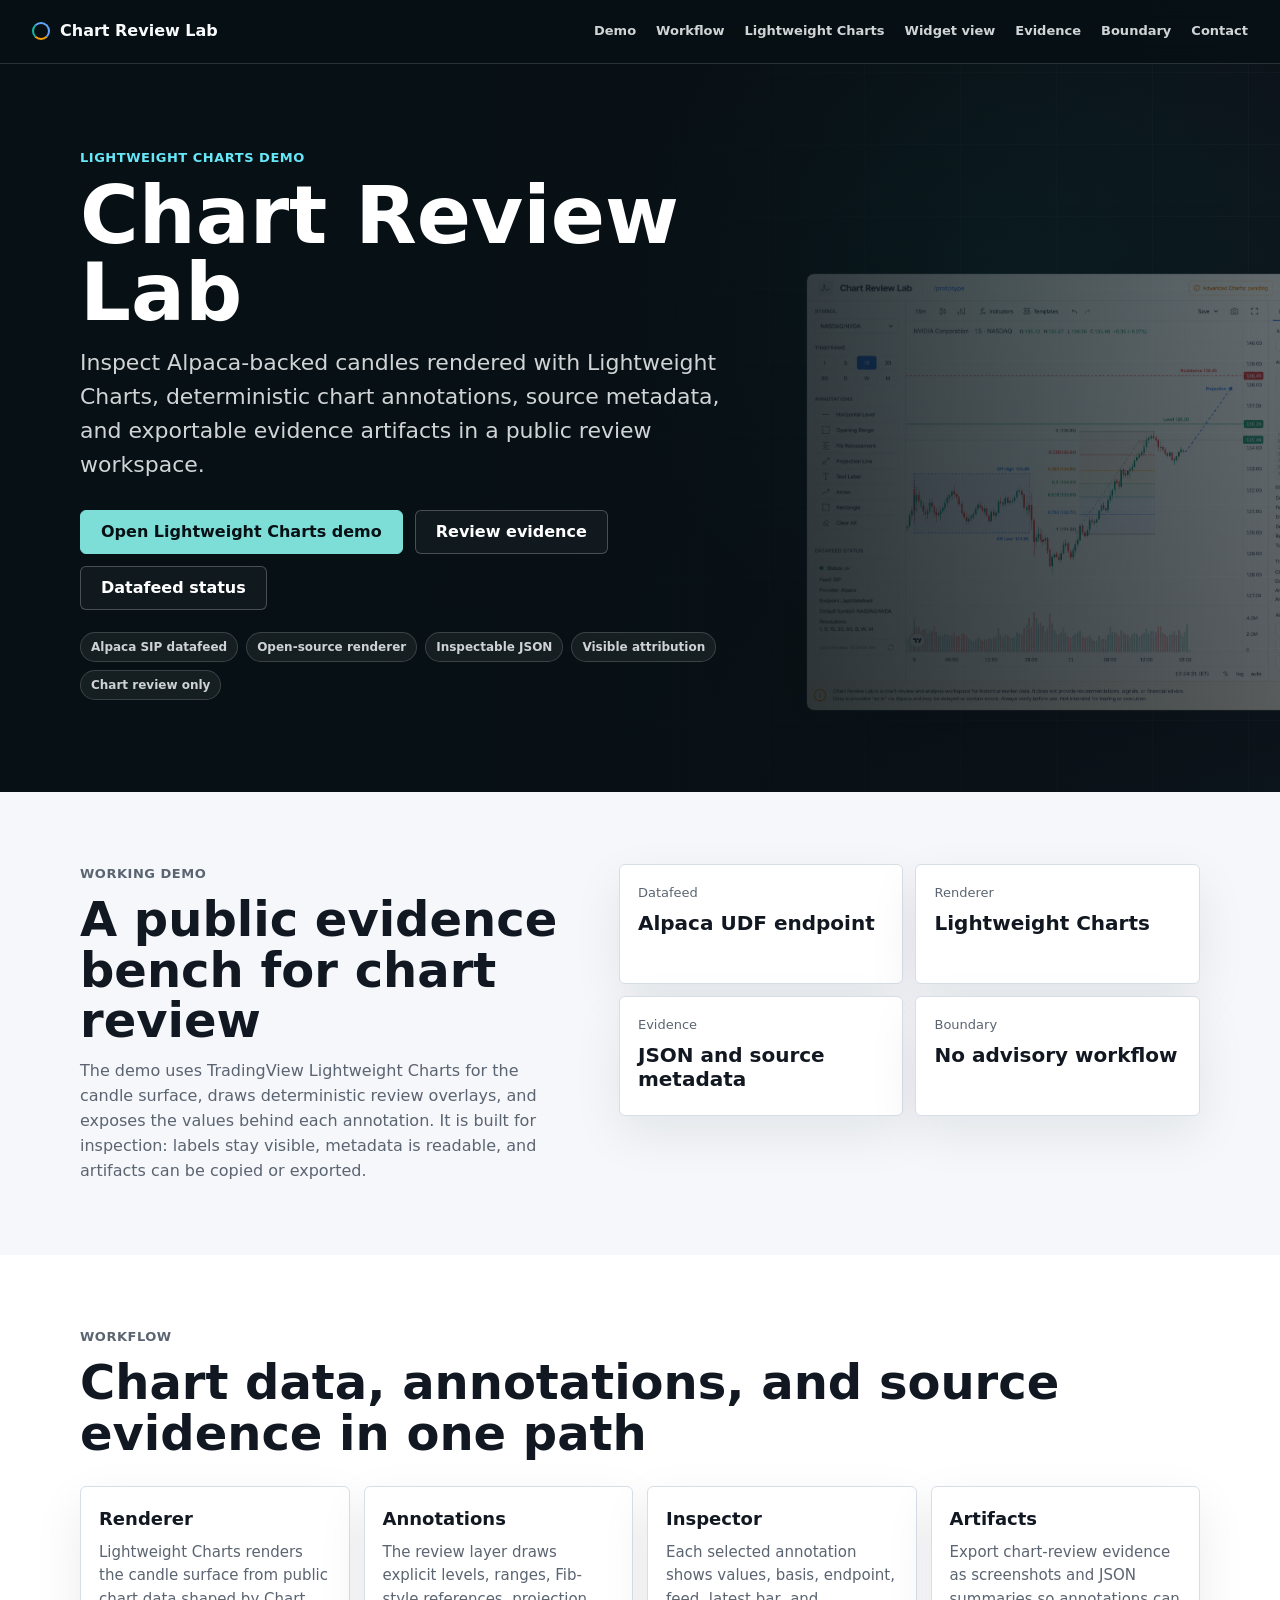
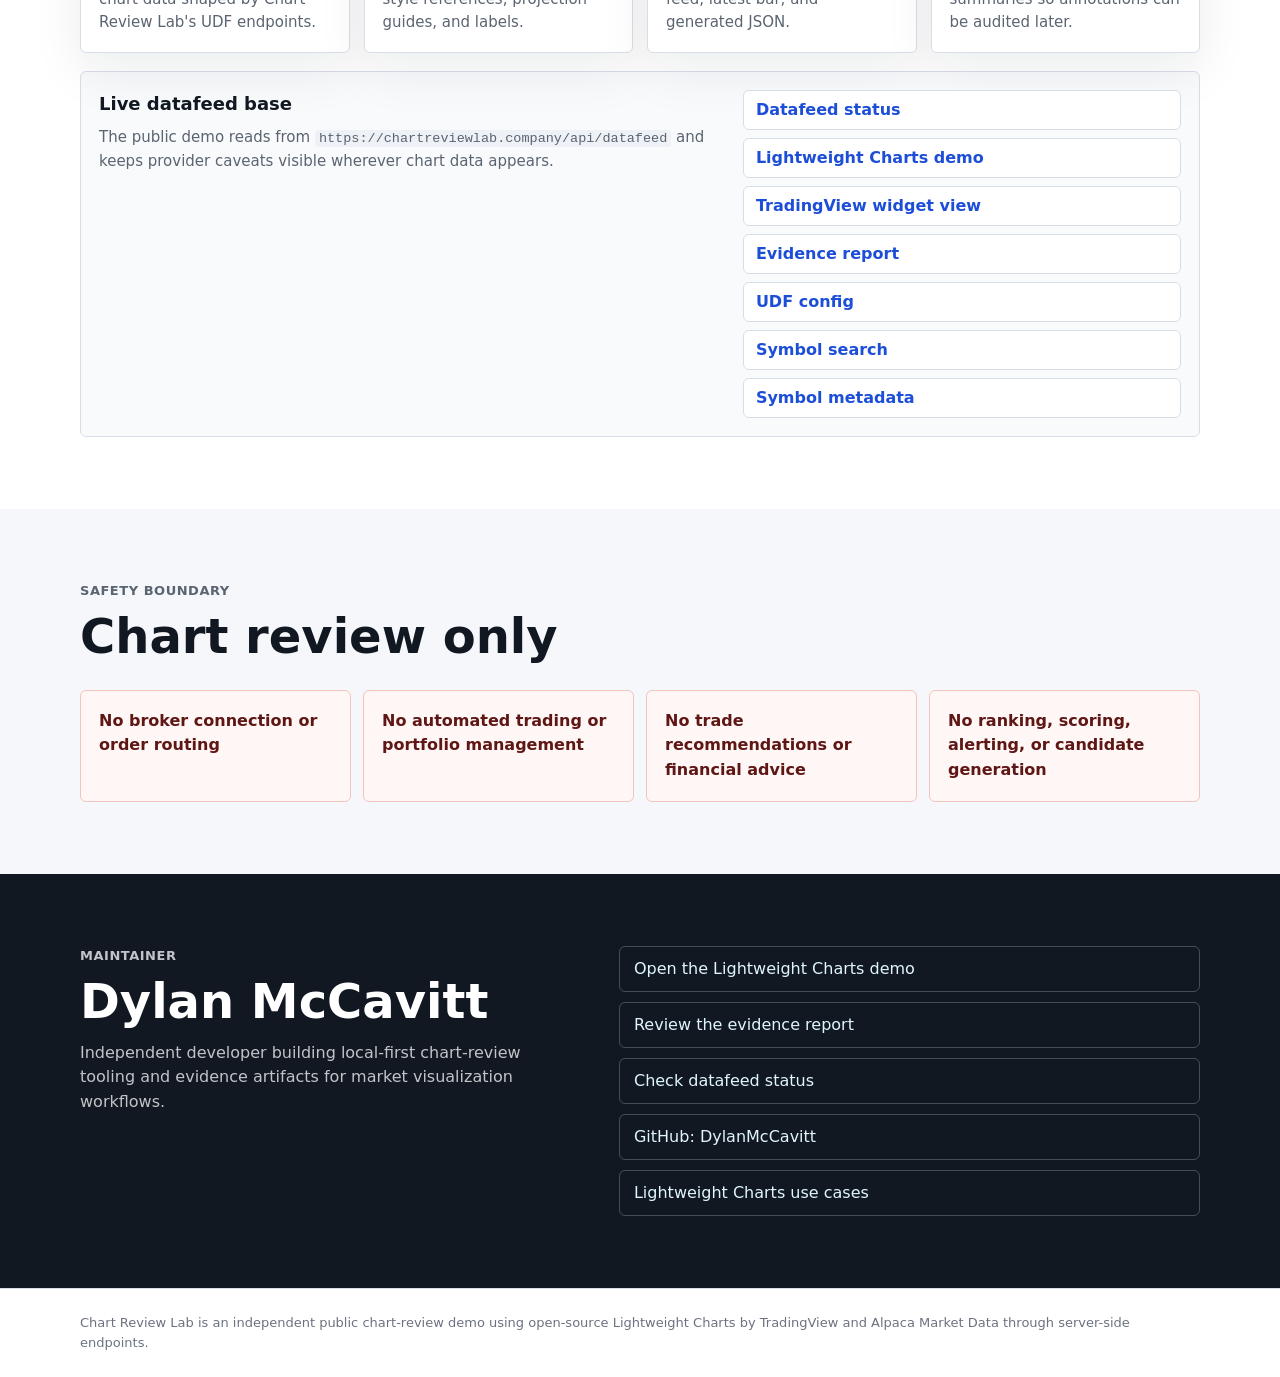
<file: index.html>
<!doctype html>
<html lang="en">
<head>
  <meta charset="utf-8">
  <meta name="viewport" content="width=device-width, initial-scale=1">
  <title>Chart Review Lab | Lightweight Charts Review Demo</title>
  <meta
    name="description"
    content="Public chart-review demo with Alpaca-backed candles, deterministic annotations, source metadata, and exportable evidence artifacts."
  >
  <link rel="stylesheet" href="styles.css">
</head>
<body>
  <header class="topbar" aria-label="Site header">
    <a class="brand" href="#top" aria-label="Chart Review Lab home">
      <span class="brand-mark" aria-hidden="true"></span>
      <span>Chart Review Lab</span>
    </a>
    <nav aria-label="Primary navigation">
      <a href="#demo">Demo</a>
      <a href="#workflow">Workflow</a>
      <a href="/prototype">Lightweight Charts</a>
      <a href="/widget-demo">Widget view</a>
      <a href="/evidence">Evidence</a>
      <a href="#boundaries">Boundary</a>
      <a href="#contact">Contact</a>
    </nav>
  </header>

  <main id="top">
    <section class="hero" aria-labelledby="page-title">
      <div class="hero-grid" aria-hidden="true"></div>
      <img
        class="hero-product-shot"
        src="/docs/assets/chart-review-lab-evidence-bench.png"
        alt=""
        aria-hidden="true"
      >

      <div class="hero-copy">
        <p class="eyebrow">Lightweight Charts demo</p>
        <h1 id="page-title">Chart Review Lab</h1>
        <p class="hero-text">
          Inspect Alpaca-backed candles rendered with Lightweight Charts, deterministic chart annotations, source
          metadata, and exportable evidence artifacts in a public review workspace.
        </p>
        <div class="hero-actions" aria-label="Primary links">
          <a class="button primary" href="/prototype">Open Lightweight Charts demo</a>
          <a class="button secondary" href="/evidence">Review evidence</a>
          <a class="button secondary" href="/api/datafeed/status">Datafeed status</a>
        </div>
        <div class="hero-status-row" aria-label="Demo proof points">
          <span>Alpaca SIP datafeed</span>
          <span>Open-source renderer</span>
          <span>Inspectable JSON</span>
          <span>Visible attribution</span>
          <span>Chart review only</span>
        </div>
      </div>
    </section>

    <section id="demo" class="band light" aria-labelledby="demo-title">
      <div class="content two-column">
        <div>
          <p class="eyebrow">Working demo</p>
          <h2 id="demo-title">A public evidence bench for chart review</h2>
          <p>
            The demo uses TradingView Lightweight Charts for the candle surface, draws deterministic review overlays,
            and exposes the values behind each annotation. It is built for inspection: labels stay visible, metadata is
            readable, and artifacts can be copied or exported.
          </p>
        </div>
        <div class="facts" aria-label="Project facts">
          <div>
            <span>Datafeed</span>
            <strong>Alpaca UDF endpoint</strong>
          </div>
          <div>
            <span>Renderer</span>
            <strong>Lightweight Charts</strong>
          </div>
          <div>
            <span>Evidence</span>
            <strong>JSON and source metadata</strong>
          </div>
          <div>
            <span>Boundary</span>
            <strong>No advisory workflow</strong>
          </div>
        </div>
      </div>
    </section>

    <section id="workflow" class="band" aria-labelledby="workflow-title">
      <div class="content">
        <p class="eyebrow">Workflow</p>
        <h2 id="workflow-title">Chart data, annotations, and source evidence in one path</h2>
        <div class="implementation-grid">
          <article>
            <h3>Renderer</h3>
            <p>
              Lightweight Charts renders the candle surface from public chart data shaped by Chart Review Lab's UDF
              endpoints.
            </p>
          </article>
          <article>
            <h3>Annotations</h3>
            <p>
              The review layer draws explicit levels, ranges, Fib-style references, projection guides, and labels.
            </p>
          </article>
          <article>
            <h3>Inspector</h3>
            <p>
              Each selected annotation shows values, basis, endpoint, feed, latest bar, and generated JSON.
            </p>
          </article>
          <article>
            <h3>Artifacts</h3>
            <p>
              Export chart-review evidence as screenshots and JSON summaries so annotations can be audited later.
            </p>
          </article>
        </div>
        <div class="datafeed-panel" aria-label="Datafeed endpoints">
          <div>
            <h3>Live datafeed base</h3>
            <p>
              The public demo reads from <code>https://chartreviewlab.company/api/datafeed</code> and keeps provider
              caveats visible wherever chart data appears.
            </p>
          </div>
          <div class="datafeed-links">
            <a href="/api/datafeed/status">Datafeed status</a>
            <a href="/prototype">Lightweight Charts demo</a>
            <a href="/widget-demo">TradingView widget view</a>
            <a href="/evidence">Evidence report</a>
            <a href="/api/datafeed/config">UDF config</a>
            <a href="/api/datafeed/search?query=NVDA">Symbol search</a>
            <a href="/api/datafeed/symbols?symbol=NASDAQ:NVDA">Symbol metadata</a>
          </div>
        </div>
      </div>
    </section>

    <section id="boundaries" class="band light" aria-labelledby="boundaries-title">
      <div class="content">
        <p class="eyebrow">Safety boundary</p>
        <h2 id="boundaries-title">Chart review only</h2>
        <div class="boundary-list" role="list">
          <div role="listitem">No broker connection or order routing</div>
          <div role="listitem">No automated trading or portfolio management</div>
          <div role="listitem">No trade recommendations or financial advice</div>
          <div role="listitem">No ranking, scoring, alerting, or candidate generation</div>
        </div>
      </div>
    </section>

    <section id="contact" class="band contact" aria-labelledby="contact-title">
      <div class="content two-column">
        <div>
          <p class="eyebrow">Maintainer</p>
          <h2 id="contact-title">Dylan McCavitt</h2>
          <p>
            Independent developer building local-first chart-review tooling and evidence artifacts for market
            visualization workflows.
          </p>
        </div>
        <div class="contact-links" aria-label="Contact links">
          <a href="/prototype">Open the Lightweight Charts demo</a>
          <a href="/evidence">Review the evidence report</a>
          <a href="/api/datafeed/status">Check datafeed status</a>
          <a href="https://github.com/DylanMcCavitt">GitHub: DylanMcCavitt</a>
          <a href="https://www.tradingview.com/lightweight-charts/">Lightweight Charts use cases</a>
        </div>
      </div>
    </section>
  </main>

  <footer>
    <p>
      Chart Review Lab is an independent public chart-review demo using open-source Lightweight Charts by TradingView
      and Alpaca Market Data through server-side endpoints.
    </p>
  </footer>
</body>
</html>
</file>
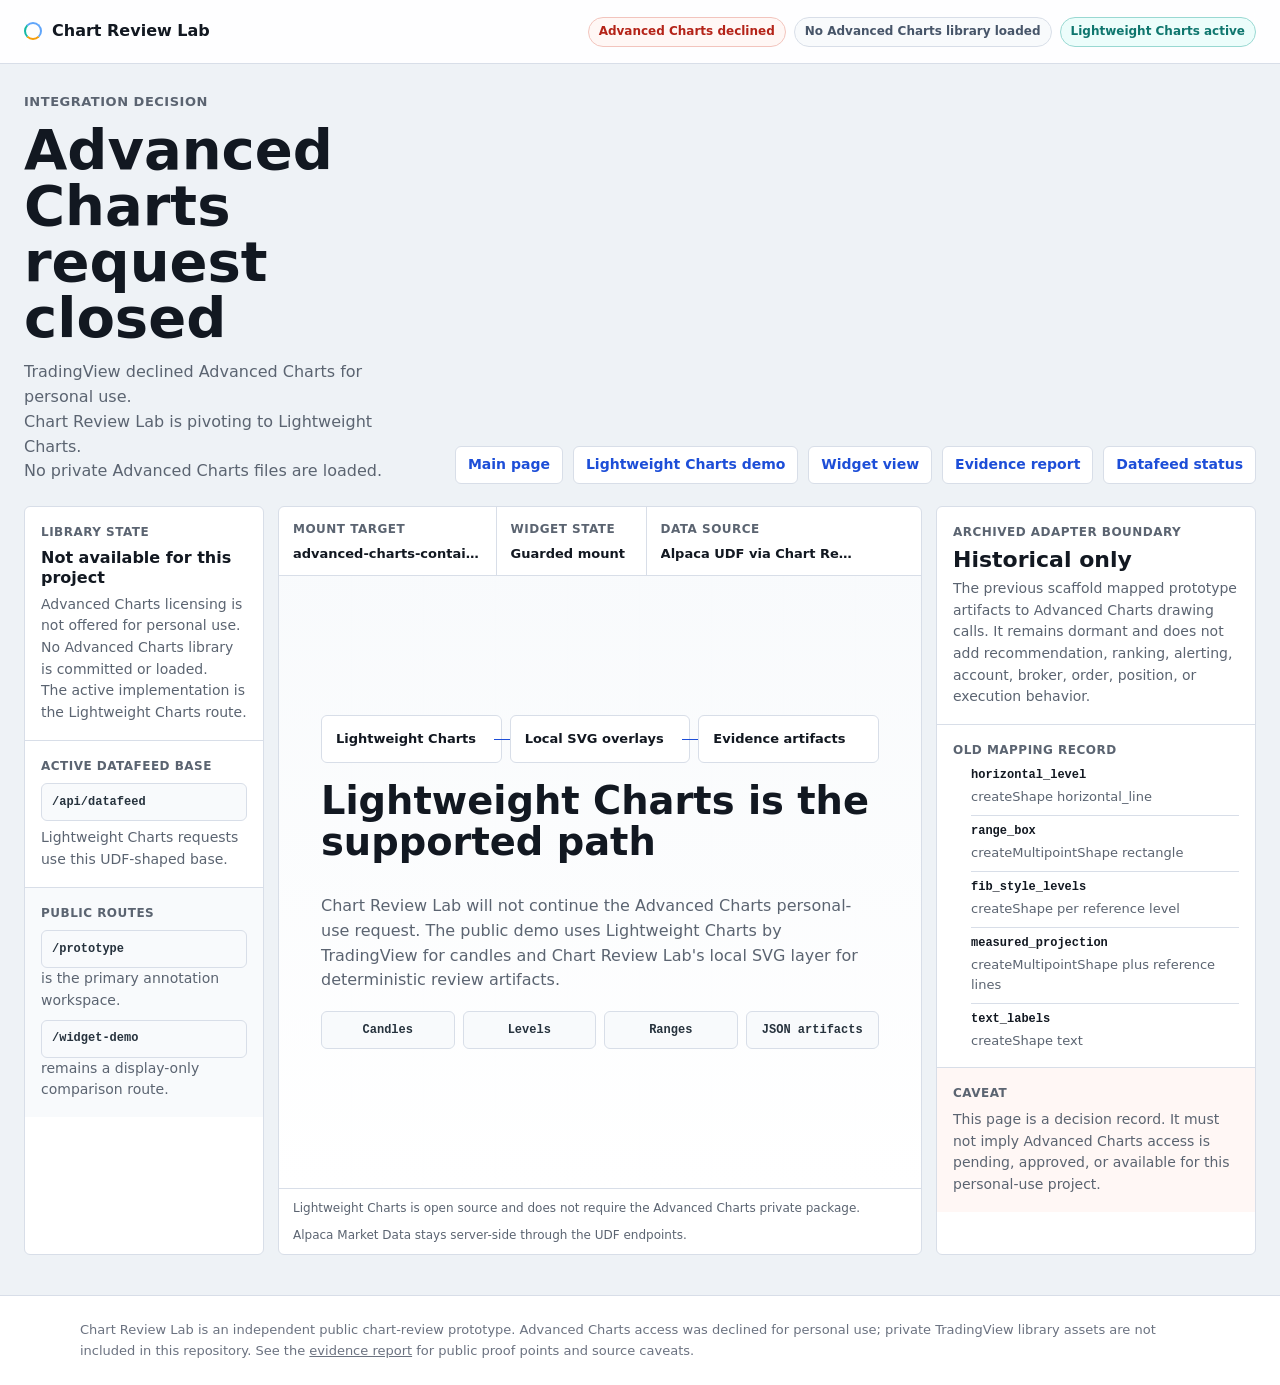
<file: advanced-charts.html>
<!doctype html>
<html lang="en">
<head>
  <meta charset="utf-8">
  <meta name="viewport" content="width=device-width, initial-scale=1">
  <title>Advanced Charts Decision | Chart Review Lab</title>
  <meta
    name="description"
    content="Archived TradingView Advanced Charts decision page for Chart Review Lab after personal-use access was declined."
  >
  <link rel="stylesheet" href="styles.css">
</head>
<body class="workspace-page advanced-charts-page">
  <header class="workspace-topbar" aria-label="Advanced Charts decision status">
    <a class="brand workspace-brand" href="/" aria-label="Chart Review Lab home">
      <span class="brand-mark" aria-hidden="true"></span>
      <span>Chart Review Lab</span>
    </a>
    <div class="status-strip" aria-label="Integration status">
      <span class="status-pill error">Advanced Charts declined</span>
      <span class="status-pill neutral">No Advanced Charts library loaded</span>
      <span class="status-pill ok">Lightweight Charts active</span>
    </div>
  </header>

  <main class="prototype-shell advanced-shell" aria-labelledby="advanced-title">
    <section class="prototype-intro advanced-intro">
      <div>
        <p class="eyebrow">Integration decision</p>
        <h1 id="advanced-title">
          <span>Advanced Charts</span>
          <span>request closed</span>
        </h1>
        <p>
          <span>TradingView declined Advanced Charts for personal use.</span>
          <span>Chart Review Lab is pivoting to Lightweight Charts.</span>
          <span>No private Advanced Charts files are loaded.</span>
        </p>
      </div>
      <div class="route-links" aria-label="Related routes">
        <a href="/">Main page</a>
        <a href="/prototype">Lightweight Charts demo</a>
        <a href="/widget-demo">Widget view</a>
        <a href="/evidence">Evidence report</a>
        <a href="/api/datafeed/status">Datafeed status</a>
      </div>
    </section>

    <section class="prototype-workspace advanced-workspace" aria-label="Advanced Charts decision bench">
      <aside class="workspace-panel advanced-gates" aria-label="Decision state">
        <div class="panel-section">
          <span class="panel-label">Library state</span>
          <strong>Not available for this project</strong>
          <p>
            <span>Advanced Charts licensing is not offered for personal use.</span>
            <span>No Advanced Charts library is committed or loaded.</span>
            <span>The active implementation is the Lightweight Charts route.</span>
          </p>
        </div>

        <div class="panel-section">
          <span class="panel-label">Active datafeed base</span>
          <code>/api/datafeed</code>
          <p>
            <span>Lightweight Charts requests use this UDF-shaped base.</span>
          </p>
        </div>

        <div class="panel-section source-section">
          <span class="panel-label">Public routes</span>
          <p>
            <span><code>/prototype</code> is the primary annotation workspace.</span>
            <span><code>/widget-demo</code> remains a display-only comparison route.</span>
          </p>
        </div>
      </aside>

      <section class="prototype-stage advanced-stage" aria-label="Guarded chart mount">
        <div class="stage-meta">
          <div>
            <span class="panel-label">Mount target</span>
            <strong>advanced-charts-container</strong>
          </div>
          <div>
            <span class="panel-label">Widget state</span>
            <strong>Guarded mount</strong>
          </div>
          <div>
            <span class="panel-label">Data source</span>
            <strong>Alpaca UDF via Chart Review Lab</strong>
          </div>
        </div>

        <div id="advanced-charts-container" class="advanced-mount" role="note">
          <div class="adapter-diagram" aria-hidden="true">
            <span>Lightweight Charts</span>
            <span>Local SVG overlays</span>
            <span>Evidence artifacts</span>
          </div>
          <h2>Lightweight Charts is the supported path</h2>
          <p>
            Chart Review Lab will not continue the Advanced Charts personal-use request. The public demo uses
            Lightweight Charts by TradingView for candles and Chart Review Lab's local SVG layer for deterministic
            review artifacts.
          </p>
          <div class="method-grid" aria-label="Adapter methods">
            <span>Candles</span>
            <span>Levels</span>
            <span>Ranges</span>
            <span>JSON artifacts</span>
          </div>
        </div>

        <div class="chart-footnote">
          <span>Lightweight Charts is open source and does not require the Advanced Charts private package.</span>
          <span>Alpaca Market Data stays server-side through the UDF endpoints.</span>
        </div>
      </section>

      <aside class="workspace-panel advanced-contracts" aria-label="Drawing adapter contract">
        <div class="panel-section selected-evidence">
          <span class="panel-label">Archived adapter boundary</span>
          <h2>Historical only</h2>
          <p>
            The previous scaffold mapped prototype artifacts to Advanced Charts drawing calls. It remains dormant and
            does not add recommendation, ranking, alerting, account, broker, order, position, or execution behavior.
          </p>
        </div>

        <div class="panel-section">
          <span class="panel-label">Old mapping record</span>
          <ul class="mapping-list">
            <li>
              <strong>horizontal_level</strong>
              <span>createShape horizontal_line</span>
            </li>
            <li>
              <strong>range_box</strong>
              <span>createMultipointShape rectangle</span>
            </li>
            <li>
              <strong>fib_style_levels</strong>
              <span>createShape per reference level</span>
            </li>
            <li>
              <strong>measured_projection</strong>
              <span>createMultipointShape plus reference lines</span>
            </li>
            <li>
              <strong>text_labels</strong>
              <span>createShape text</span>
            </li>
          </ul>
        </div>

        <div class="panel-section caveat-section">
          <span class="panel-label">Caveat</span>
          <p>
            This page is a decision record. It must not imply Advanced Charts access is pending, approved, or available
            for this personal-use project.
          </p>
        </div>
      </aside>
    </section>
  </main>

  <footer>
    <p>
      Chart Review Lab is an independent public chart-review prototype. Advanced Charts access was declined for
      personal use; private TradingView library assets are not included in this repository. See the
      <a href="/evidence">evidence report</a> for public proof points and source caveats.
    </p>
  </footer>
</body>
</html>
</file>
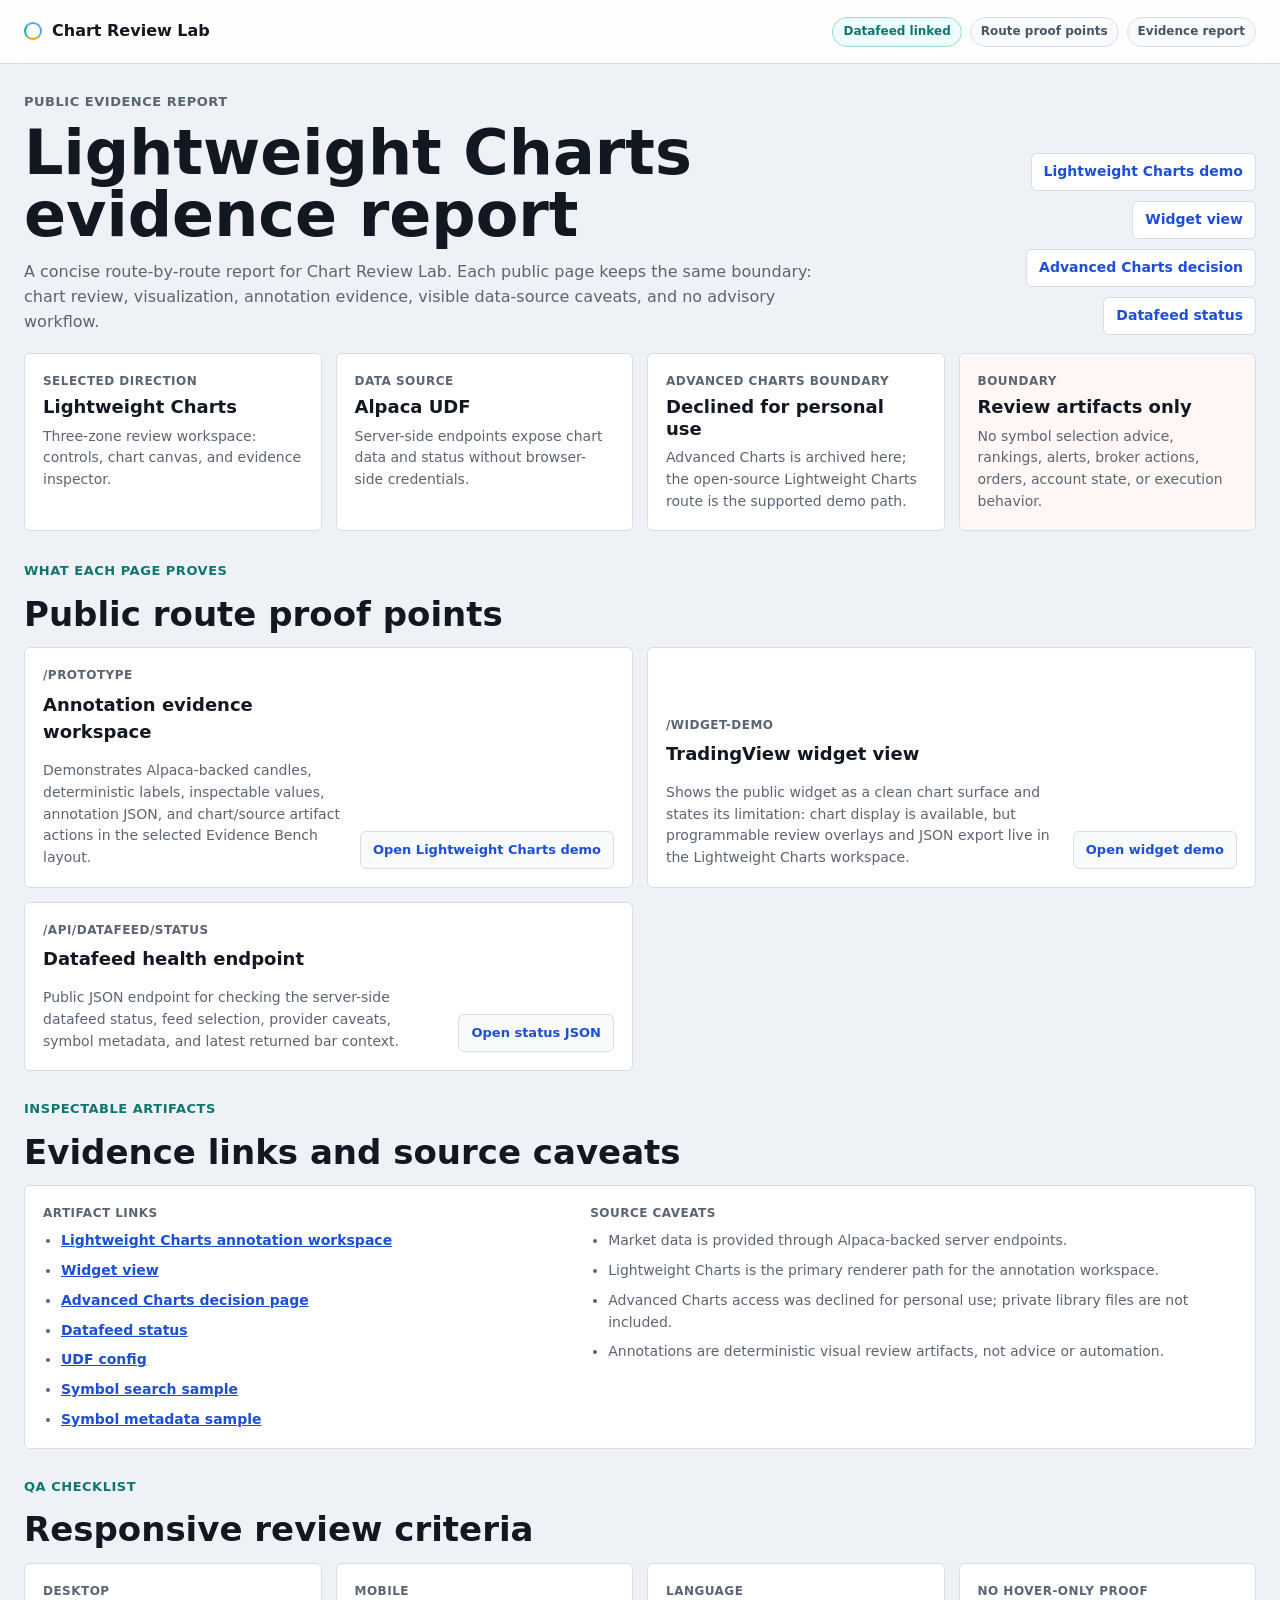
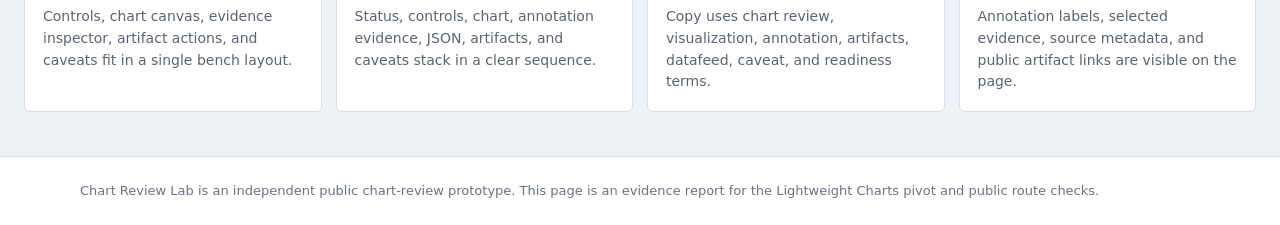
<file: evidence.html>
<!doctype html>
<html lang="en">
<head>
  <meta charset="utf-8">
  <meta name="viewport" content="width=device-width, initial-scale=1">
  <title>Evidence Report | Chart Review Lab</title>
  <meta
    name="description"
    content="Public evidence report for Chart Review Lab Lightweight Charts review, datafeed status, caveats, and route proof points."
  >
  <link rel="stylesheet" href="styles.css">
</head>
<body class="workspace-page evidence-page">
  <header class="workspace-topbar" aria-label="Evidence report status">
    <a class="brand workspace-brand" href="/" aria-label="Chart Review Lab home">
      <span class="brand-mark" aria-hidden="true"></span>
      <span>Chart Review Lab</span>
    </a>
    <div class="status-strip" aria-label="Artifact status">
      <span class="status-pill ok">Datafeed linked</span>
      <span class="status-pill neutral">Route proof points</span>
      <span class="status-pill neutral">Evidence report</span>
    </div>
  </header>

  <main class="evidence-shell" aria-labelledby="evidence-title">
    <section class="evidence-hero">
      <div>
        <p class="eyebrow">Public evidence report</p>
        <h1 id="evidence-title">Lightweight Charts evidence report</h1>
        <p>
          A concise route-by-route report for Chart Review Lab. Each public page keeps the same boundary:
          chart review, visualization, annotation evidence, visible data-source caveats, and no advisory workflow.
        </p>
      </div>
      <div class="route-links" aria-label="Primary evidence links">
        <a href="/prototype">Lightweight Charts demo</a>
        <a href="/widget-demo">Widget view</a>
        <a href="/advanced-charts">Advanced Charts decision</a>
        <a href="/api/datafeed/status">Datafeed status</a>
      </div>
    </section>

    <section class="evidence-status-grid" aria-label="Evidence status summary">
      <article class="evidence-status-card">
        <span class="panel-label">Selected direction</span>
        <strong>Lightweight Charts</strong>
        <p>Three-zone review workspace: controls, chart canvas, and evidence inspector.</p>
      </article>
      <article class="evidence-status-card">
        <span class="panel-label">Data source</span>
        <strong>Alpaca UDF</strong>
        <p>Server-side endpoints expose chart data and status without browser-side credentials.</p>
      </article>
      <article class="evidence-status-card">
        <span class="panel-label">Advanced Charts boundary</span>
        <strong>Declined for personal use</strong>
        <p>Advanced Charts is archived here; the open-source Lightweight Charts route is the supported demo path.</p>
      </article>
      <article class="evidence-status-card caveat-card">
        <span class="panel-label">Boundary</span>
        <strong>Review artifacts only</strong>
        <p>No symbol selection advice, rankings, alerts, broker actions, orders, account state, or execution behavior.</p>
      </article>
    </section>

    <section class="evidence-section" aria-labelledby="proof-title">
      <div class="section-heading">
        <p class="eyebrow">What each page proves</p>
        <h2 id="proof-title">Public route proof points</h2>
      </div>

      <div class="proof-list">
        <article class="proof-card">
          <div>
            <span class="panel-label">/prototype</span>
            <h3>Annotation evidence workspace</h3>
            <p>
              Demonstrates Alpaca-backed candles, deterministic labels, inspectable values, annotation JSON, and
              chart/source artifact actions in the selected Evidence Bench layout.
            </p>
          </div>
          <a href="/prototype">Open Lightweight Charts demo</a>
        </article>

        <article class="proof-card">
          <div>
            <span class="panel-label">/widget-demo</span>
            <h3>TradingView widget view</h3>
            <p>
              Shows the public widget as a clean chart surface and states its limitation: chart display is available,
              but programmable review overlays and JSON export live in the Lightweight Charts workspace.
            </p>
          </div>
          <a href="/widget-demo">Open widget demo</a>
        </article>

        <article class="proof-card">
          <div>
            <span class="panel-label">/api/datafeed/status</span>
            <h3>Datafeed health endpoint</h3>
            <p>
              Public JSON endpoint for checking the server-side datafeed status, feed selection, provider caveats,
              symbol metadata, and latest returned bar context.
            </p>
          </div>
          <a href="/api/datafeed/status">Open status JSON</a>
        </article>
      </div>
    </section>

    <section class="evidence-section" aria-labelledby="artifact-title">
      <div class="section-heading">
        <p class="eyebrow">Inspectable artifacts</p>
        <h2 id="artifact-title">Evidence links and source caveats</h2>
      </div>

      <div class="artifact-ledger">
        <div>
          <span class="panel-label">Artifact links</span>
          <ul>
            <li><a href="/prototype">Lightweight Charts annotation workspace</a></li>
            <li><a href="/widget-demo">Widget view</a></li>
            <li><a href="/advanced-charts">Advanced Charts decision page</a></li>
            <li><a href="/api/datafeed/status">Datafeed status</a></li>
            <li><a href="/api/datafeed/config">UDF config</a></li>
            <li><a href="/api/datafeed/search?query=NVDA">Symbol search sample</a></li>
            <li><a href="/api/datafeed/symbols?symbol=NASDAQ:NVDA">Symbol metadata sample</a></li>
          </ul>
        </div>
        <div>
          <span class="panel-label">Source caveats</span>
          <ul>
            <li>Market data is provided through Alpaca-backed server endpoints.</li>
            <li>Lightweight Charts is the primary renderer path for the annotation workspace.</li>
            <li>Advanced Charts access was declined for personal use; private library files are not included.</li>
            <li>Annotations are deterministic visual review artifacts, not advice or automation.</li>
          </ul>
        </div>
      </div>
    </section>

    <section class="evidence-section" aria-labelledby="qa-title">
      <div class="section-heading">
        <p class="eyebrow">QA checklist</p>
        <h2 id="qa-title">Responsive review criteria</h2>
      </div>

      <div class="qa-grid">
        <div>
          <span class="panel-label">Desktop</span>
          <p>Controls, chart canvas, evidence inspector, artifact actions, and caveats fit in a single bench layout.</p>
        </div>
        <div>
          <span class="panel-label">Mobile</span>
          <p>Status, controls, chart, annotation evidence, JSON, artifacts, and caveats stack in a clear sequence.</p>
        </div>
        <div>
          <span class="panel-label">Language</span>
          <p>Copy uses chart review, visualization, annotation, artifacts, datafeed, caveat, and readiness terms.</p>
        </div>
        <div>
          <span class="panel-label">No hover-only proof</span>
          <p>Annotation labels, selected evidence, source metadata, and public artifact links are visible on the page.</p>
        </div>
      </div>
    </section>
  </main>

  <footer>
    <p>
      Chart Review Lab is an independent public chart-review prototype. This page is an evidence report for the
      Lightweight Charts pivot and public route checks.
    </p>
  </footer>
</body>
</html>
</file>
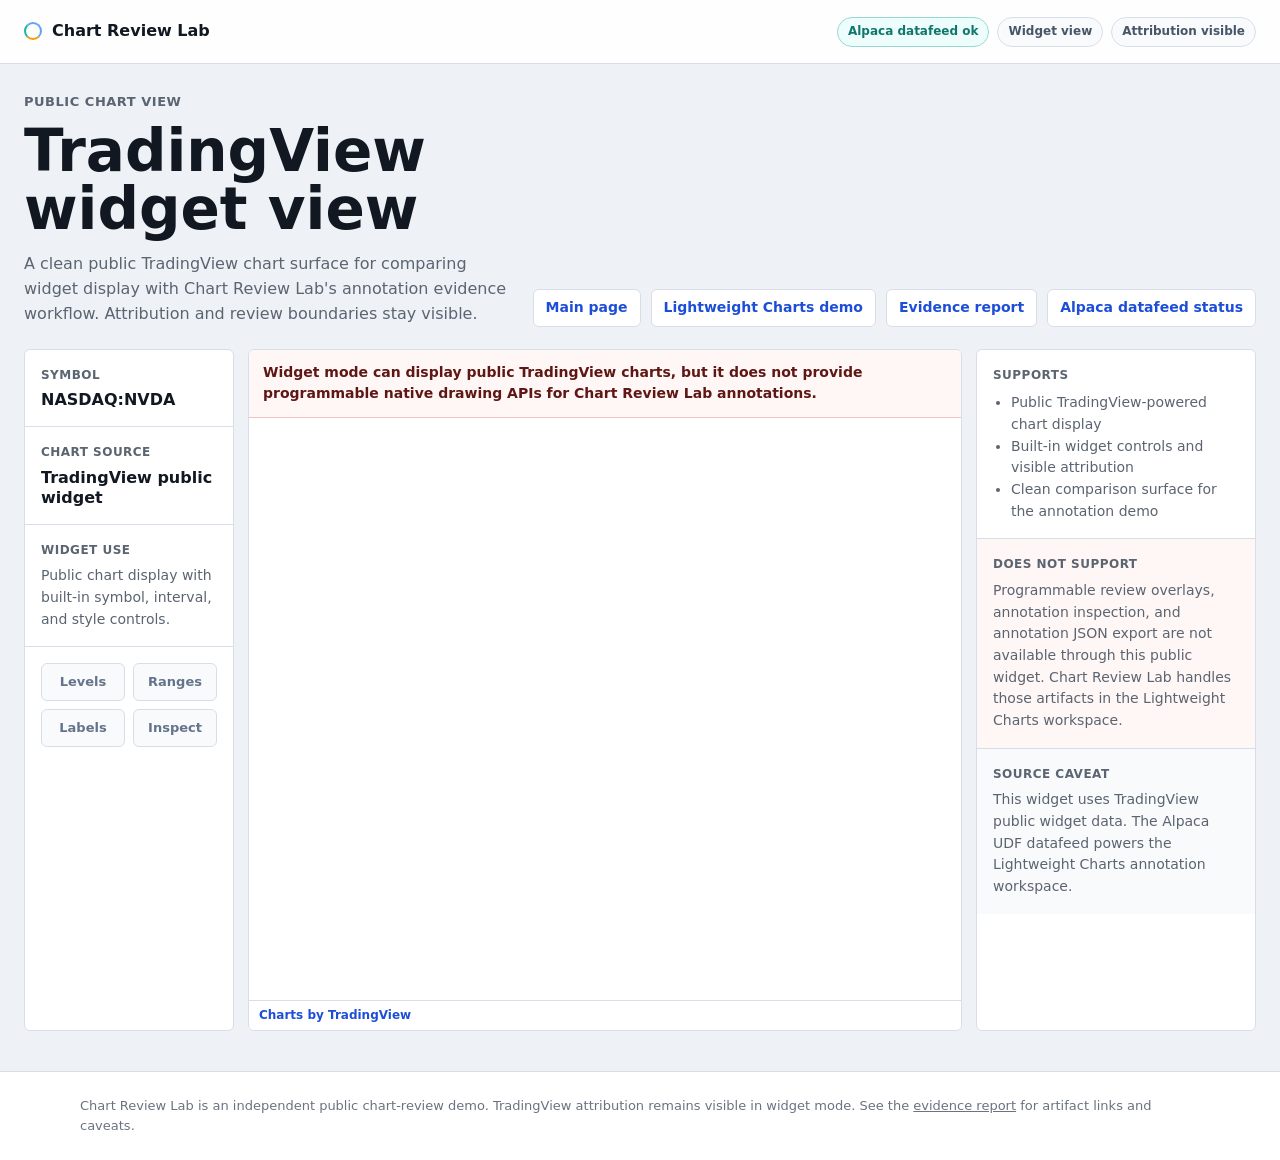
<file: widget-demo.html>
<!doctype html>
<html lang="en">
<head>
  <meta charset="utf-8">
  <meta name="viewport" content="width=device-width, initial-scale=1">
  <title>Widget Demo | Chart Review Lab</title>
  <meta
    name="description"
    content="TradingView widget view for Chart Review Lab with visible attribution and clear annotation limitations."
  >
  <link rel="stylesheet" href="styles.css">
</head>
<body class="workspace-page">
  <header class="workspace-topbar" aria-label="Widget demo status">
    <a class="brand workspace-brand" href="/" aria-label="Chart Review Lab home">
      <span class="brand-mark" aria-hidden="true"></span>
      <span>Chart Review Lab</span>
    </a>
    <div class="status-strip" aria-label="Integration status">
      <span class="status-pill ok">Alpaca datafeed ok</span>
      <span class="status-pill neutral">Widget view</span>
      <span class="status-pill neutral">Attribution visible</span>
    </div>
  </header>

  <main class="widget-shell" aria-labelledby="widget-title">
    <section class="widget-intro">
      <div>
        <p class="eyebrow">Public chart view</p>
        <h1 id="widget-title">TradingView widget view</h1>
        <p>
          A clean public TradingView chart surface for comparing widget display with Chart Review Lab's
          annotation evidence workflow. Attribution and review boundaries stay visible.
        </p>
      </div>
      <div class="route-links" aria-label="Related routes">
        <a href="/">Main page</a>
        <a href="/prototype">Lightweight Charts demo</a>
        <a href="/evidence">Evidence report</a>
        <a href="/api/datafeed/status">Alpaca datafeed status</a>
      </div>
    </section>

    <section class="widget-workspace" aria-label="Widget review bench">
      <aside class="workspace-panel control-panel" aria-label="Widget controls">
        <div class="panel-section">
          <span class="panel-label">Symbol</span>
          <strong>NASDAQ:NVDA</strong>
        </div>
        <div class="panel-section">
          <span class="panel-label">Chart source</span>
          <strong>TradingView public widget</strong>
        </div>
        <div class="panel-section">
          <span class="panel-label">Widget use</span>
          <p>
            Public chart display with built-in symbol, interval, and style controls.
          </p>
        </div>
        <div class="mode-grid" aria-label="Review tools unavailable in widget mode">
          <span>Levels</span>
          <span>Ranges</span>
          <span>Labels</span>
          <span>Inspect</span>
        </div>
      </aside>

      <div class="widget-stage">
        <div class="widget-limitation" role="note">
          Widget mode can display public TradingView charts, but it does not provide programmable native drawing APIs
          for Chart Review Lab annotations.
        </div>
        <div class="tradingview-widget-container" aria-label="TradingView chart widget">
          <div class="tradingview-widget-container__widget"></div>
          <div class="tradingview-widget-copyright">
            <a href="https://www.tradingview.com/" rel="noopener nofollow" target="_blank">
              Charts by TradingView
            </a>
          </div>
          <script
            type="text/javascript"
            src="https://s3.tradingview.com/external-embedding/embed-widget-advanced-chart.js"
            async
          >
          {
            "autosize": true,
            "width": "100%",
            "height": "100%",
            "symbol": "NASDAQ:NVDA",
            "interval": "D",
            "timezone": "America/New_York",
            "theme": "light",
            "style": "1",
            "locale": "en",
            "hide_top_toolbar": false,
            "allow_symbol_change": true,
            "calendar": false,
            "support_host": "https://www.tradingview.com"
          }
          </script>
        </div>
      </div>

      <aside class="workspace-panel evidence-panel" aria-label="Widget evidence">
        <div class="panel-section">
          <span class="panel-label">Supports</span>
          <ul>
            <li>Public TradingView-powered chart display</li>
            <li>Built-in widget controls and visible attribution</li>
            <li>Clean comparison surface for the annotation demo</li>
          </ul>
        </div>
        <div class="panel-section caveat-section">
          <span class="panel-label">Does not support</span>
          <p>
            Programmable review overlays, annotation inspection, and annotation JSON export are not available through
            this public widget. Chart Review Lab handles those artifacts in the Lightweight Charts workspace.
          </p>
        </div>
        <div class="panel-section source-section">
          <span class="panel-label">Source caveat</span>
          <p>
            This widget uses TradingView public widget data. The Alpaca UDF datafeed powers the Lightweight Charts
            annotation workspace.
          </p>
        </div>
      </aside>
    </section>
  </main>

  <footer>
    <p>
      Chart Review Lab is an independent public chart-review demo. TradingView attribution remains visible in widget
      mode. See the <a href="/evidence">evidence report</a> for artifact links and caveats.
    </p>
  </footer>
</body>
</html>
</file>
<file: styles.css>
:root {
  --ink: #121821;
  --muted: #5b6471;
  --paper: #f5f7fa;
  --panel: #ffffff;
  --line: #d8dee8;
  --blue: #1d4ed8;
  --teal: #0f766e;
  --amber: #b45309;
  --red: #b42318;
  --shadow: 0 18px 50px rgba(18, 24, 33, 0.08);
}

* {
  box-sizing: border-box;
}

html {
  scroll-behavior: smooth;
}

body {
  margin: 0;
  background: var(--paper);
  color: var(--ink);
  font-family: Inter, ui-sans-serif, system-ui, -apple-system, BlinkMacSystemFont, "Segoe UI", sans-serif;
  font-size: 16px;
  line-height: 1.55;
}

a {
  color: inherit;
}

.topbar {
  position: fixed;
  inset: 0 0 auto 0;
  z-index: 10;
  display: flex;
  align-items: center;
  justify-content: space-between;
  min-height: 64px;
  padding: 0 32px;
  color: #f8fafc;
  background: rgba(7, 16, 20, 0.82);
  border-bottom: 1px solid rgba(216, 222, 232, 0.16);
  backdrop-filter: blur(12px);
}

.brand {
  display: inline-flex;
  align-items: center;
  gap: 10px;
  text-decoration: none;
  font-weight: 700;
}

.brand-mark {
  width: 18px;
  height: 18px;
  border: 2px solid #60a5fa;
  border-left-color: #14b8a6;
  border-bottom-color: #f59e0b;
  border-radius: 50%;
}

nav {
  display: flex;
  align-items: center;
  gap: 20px;
  font-size: 13px;
  font-weight: 700;
}

nav a {
  color: rgba(248, 250, 252, 0.84);
  text-decoration: none;
}

nav a:hover,
nav a:focus {
  color: #ffffff;
}

.hero {
  position: relative;
  min-height: 88vh;
  display: flex;
  align-items: center;
  overflow: hidden;
  background:
    radial-gradient(circle at 78% 38%, rgba(20, 184, 166, 0.12), transparent 34%),
    linear-gradient(120deg, #071014 0%, #0b1117 54%, #101820 100%);
  color: #ffffff;
}

.hero-grid {
  position: absolute;
  inset: 0;
  background-image:
    linear-gradient(rgba(216, 222, 232, 0.045) 1px, transparent 1px),
    linear-gradient(90deg, rgba(216, 222, 232, 0.045) 1px, transparent 1px);
  background-size: 96px 72px;
  mask-image: linear-gradient(90deg, rgba(0, 0, 0, 0.24), rgba(0, 0, 0, 0.78));
}

.hero-product-shot {
  position: absolute;
  right: max(-140px, calc((100vw - 1280px) / 2 - 180px));
  bottom: 9vh;
  width: min(48vw, 700px);
  max-height: 62vh;
  object-fit: contain;
  opacity: 0.5;
  border: 1px solid rgba(216, 222, 232, 0.16);
  border-radius: 8px;
  box-shadow: 0 30px 100px rgba(0, 0, 0, 0.34);
}

.hero::after {
  content: "";
  position: absolute;
  inset: 0;
  background:
    linear-gradient(90deg, rgba(7, 16, 20, 0.98) 0%, rgba(7, 16, 20, 0.9) 39%, rgba(7, 16, 20, 0.48) 75%, rgba(7, 16, 20, 0.22) 100%),
    linear-gradient(0deg, rgba(7, 16, 20, 0.22), rgba(7, 16, 20, 0));
}

.hero-copy {
  position: relative;
  z-index: 1;
  width: min(680px, calc(100% - 48px));
  margin-left: max(24px, calc((100vw - 1120px) / 2));
  padding-top: 56px;
}

.eyebrow {
  margin: 0 0 10px;
  color: var(--teal);
  font-size: 13px;
  font-weight: 800;
  letter-spacing: 0.04em;
  text-transform: uppercase;
}

.hero .eyebrow {
  color: #67e8f9;
}

h1,
h2,
h3,
p {
  letter-spacing: 0;
}

h1 {
  margin: 0;
  font-size: clamp(46px, 6.4vw, 80px);
  line-height: 0.96;
}

h2 {
  margin: 0;
  font-size: clamp(28px, 4vw, 48px);
  line-height: 1.05;
}

h3 {
  margin: 0 0 8px;
  font-size: 18px;
}

p {
  margin: 14px 0 0;
}

.hero-text {
  max-width: 680px;
  color: rgba(248, 250, 252, 0.84);
  font-size: clamp(18px, 2vw, 22px);
}

.hero-actions {
  display: flex;
  flex-wrap: wrap;
  gap: 12px;
  margin-top: 28px;
}

.button {
  display: inline-flex;
  align-items: center;
  justify-content: center;
  min-height: 44px;
  padding: 0 20px;
  border: 1px solid rgba(248, 250, 252, 0.24);
  border-radius: 6px;
  text-decoration: none;
  font-weight: 700;
  transition: background-color 160ms ease, border-color 160ms ease, color 160ms ease, transform 160ms ease;
}

.button:active {
  transform: scale(0.98);
}

.button.primary {
  color: #071014;
  background: #7dded8;
  border-color: #7dded8;
}

.button.secondary {
  color: #ffffff;
  background: rgba(248, 250, 252, 0.04);
}

.button.secondary:hover,
.button.secondary:focus {
  background: rgba(248, 250, 252, 0.11);
  border-color: rgba(248, 250, 252, 0.42);
}

.hero-status-row {
  display: flex;
  flex-wrap: wrap;
  gap: 8px;
  max-width: 720px;
  margin-top: 22px;
}

.hero-status-row span {
  display: inline-flex;
  align-items: center;
  min-height: 30px;
  padding: 0 10px;
  color: rgba(248, 250, 252, 0.82);
  background: rgba(248, 250, 252, 0.06);
  border: 1px solid rgba(248, 250, 252, 0.16);
  border-radius: 999px;
  font-size: 12px;
  font-weight: 800;
}

.workspace-page {
  min-height: 100vh;
  background: #eef2f6;
}

.workspace-topbar {
  position: sticky;
  top: 0;
  z-index: 10;
  display: flex;
  align-items: center;
  justify-content: space-between;
  gap: 18px;
  min-height: 64px;
  padding: 0 24px;
  background: rgba(255, 255, 255, 0.92);
  border-bottom: 1px solid var(--line);
  backdrop-filter: blur(12px);
}

.workspace-brand {
  color: var(--ink);
}

.status-strip {
  display: flex;
  flex-wrap: wrap;
  justify-content: flex-end;
  gap: 8px;
}

.status-pill {
  display: inline-flex;
  align-items: center;
  min-height: 30px;
  padding: 0 10px;
  font-size: 12px;
  font-weight: 800;
  border: 1px solid var(--line);
  border-radius: 999px;
  background: #ffffff;
}

.status-pill.ok {
  color: var(--teal);
  border-color: #99d8d2;
  background: #ecfdfb;
}

.status-pill.pending {
  color: var(--amber);
  border-color: #f3c781;
  background: #fffbeb;
}

.status-pill.error {
  color: var(--red);
  border-color: #f2c4bd;
  background: #fff7f5;
}

.status-pill.neutral {
  color: #475569;
  background: #f8fafc;
}

.widget-shell {
  width: min(1440px, 100%);
  margin: 0 auto;
  padding: 28px 24px 40px;
}

.widget-intro {
  display: grid;
  grid-template-columns: minmax(0, 1fr) auto;
  gap: 24px;
  align-items: end;
  margin-bottom: 22px;
}

.widget-intro h1 {
  max-width: 760px;
  color: var(--ink);
  font-size: clamp(34px, 5vw, 58px);
  line-height: 1;
}

.widget-intro p {
  max-width: 780px;
  color: var(--muted);
}

.route-links {
  display: flex;
  flex-wrap: wrap;
  justify-content: flex-end;
  gap: 10px;
}

.route-links a {
  display: inline-flex;
  align-items: center;
  min-height: 38px;
  padding: 0 12px;
  color: var(--blue);
  text-decoration: none;
  background: #ffffff;
  border: 1px solid var(--line);
  border-radius: 6px;
  font-size: 14px;
  font-weight: 800;
}

.widget-workspace {
  display: grid;
  grid-template-columns: minmax(210px, 0.24fr) minmax(0, 1fr) minmax(280px, 0.32fr);
  gap: 14px;
  align-items: stretch;
}

.workspace-panel {
  min-width: 0;
  background: var(--panel);
  border: 1px solid var(--line);
  border-radius: 6px;
}

.panel-section {
  padding: 16px;
  border-bottom: 1px solid var(--line);
}

.panel-section:last-child {
  border-bottom: 0;
}

.panel-label {
  display: block;
  margin-bottom: 6px;
  color: var(--muted);
  font-size: 12px;
  font-weight: 800;
  letter-spacing: 0.04em;
  text-transform: uppercase;
}

.panel-section strong {
  display: block;
  font-size: 16px;
  line-height: 1.25;
}

.panel-section p,
.panel-section li {
  color: var(--muted);
  font-size: 14px;
}

.panel-section p {
  margin-top: 6px;
}

.panel-section ul {
  margin: 8px 0 0;
  padding-left: 18px;
}

.mode-grid {
  display: grid;
  grid-template-columns: repeat(2, minmax(0, 1fr));
  gap: 8px;
  padding: 16px;
}

.mode-grid span {
  display: flex;
  align-items: center;
  justify-content: center;
  min-height: 38px;
  color: #64748b;
  background: #f8fafc;
  border: 1px solid var(--line);
  border-radius: 6px;
  font-size: 13px;
  font-weight: 800;
}

.widget-stage {
  min-width: 0;
  overflow: hidden;
  background: var(--panel);
  border: 1px solid var(--line);
  border-radius: 6px;
}

.widget-limitation {
  padding: 12px 14px;
  color: #5f1715;
  background: #fff7f5;
  border-bottom: 1px solid #f2c4bd;
  font-size: 14px;
  font-weight: 800;
}

.tradingview-widget-container {
  display: grid;
  grid-template-rows: minmax(0, 1fr) auto;
  width: 100%;
  height: min(68vh, 720px);
  min-height: 520px;
}

.tradingview-widget-container__widget {
  min-height: 0;
}

.tradingview-widget-container__widget iframe {
  width: 100%;
  height: 100%;
}

.tradingview-widget-copyright {
  min-height: 28px;
  padding: 5px 10px;
  color: var(--muted);
  background: #ffffff;
  border-top: 1px solid var(--line);
  font-size: 12px;
}

.tradingview-widget-copyright a {
  color: var(--blue);
  font-weight: 800;
  text-decoration: none;
}

.caveat-section {
  background: #fff7f5;
}

.source-section {
  background: #f8fafc;
}

.prototype-shell {
  width: min(1520px, 100%);
  margin: 0 auto;
  padding: 28px 24px 40px;
}

.prototype-intro {
  display: grid;
  grid-template-columns: minmax(0, 1fr) auto;
  gap: 24px;
  align-items: end;
  margin-bottom: 22px;
}

.prototype-intro h1 {
  max-width: 860px;
  color: var(--ink);
  font-size: clamp(32px, 4.4vw, 56px);
  line-height: 1;
}

.prototype-intro p {
  max-width: 820px;
  color: var(--muted);
}

.prototype-workspace {
  display: grid;
  grid-template-columns: minmax(240px, 0.25fr) minmax(0, 1fr) minmax(320px, 0.34fr);
  gap: 14px;
  align-items: stretch;
}

.prototype-controls,
.prototype-evidence {
  min-width: 0;
}

.field-control {
  width: 100%;
  min-height: 42px;
  padding: 0 12px;
  color: var(--ink);
  background: #ffffff;
  border: 1px solid var(--line);
  border-radius: 6px;
  font: inherit;
  font-weight: 800;
}

.sr-only {
  position: absolute;
  width: 1px;
  height: 1px;
  overflow: hidden;
  clip: rect(0, 0, 0, 0);
  white-space: nowrap;
}

.field-help,
.muted-note {
  margin-top: 8px;
  color: var(--muted);
  font-size: 13px;
}

.artifact-load-section {
  display: grid;
  gap: 8px;
}

.artifact-url-field {
  font-family: ui-monospace, SFMono-Regular, Menlo, Consolas, monospace;
  font-size: 12px;
  font-weight: 700;
}

.artifact-load-actions {
  display: grid;
  grid-template-columns: repeat(2, minmax(0, 1fr));
  gap: 8px;
}

.segmented-control {
  display: grid;
  grid-template-columns: repeat(2, minmax(0, 1fr));
  gap: 8px;
}

.segmented-button,
.tool-button,
.secondary-action,
.annotation-row {
  cursor: pointer;
  transition: transform 160ms ease, border-color 160ms ease, background-color 160ms ease, color 160ms ease;
}

.segmented-button:active,
.tool-button:active,
.secondary-action:active,
.annotation-row:active {
  transform: scale(0.98);
}

.segmented-button,
.secondary-action {
  min-height: 38px;
  padding: 0 12px;
  color: #475569;
  background: #f8fafc;
  border: 1px solid var(--line);
  border-radius: 6px;
  font: inherit;
  font-size: 13px;
  font-weight: 800;
}

.segmented-button.active,
.secondary-action:hover,
.secondary-action:focus {
  color: #ffffff;
  background: var(--blue);
  border-color: var(--blue);
}

.annotation-tool-grid {
  display: grid;
  grid-template-columns: repeat(2, minmax(0, 1fr));
  gap: 8px;
}

.tool-button {
  display: flex;
  align-items: center;
  justify-content: flex-start;
  gap: 8px;
  min-height: 40px;
  padding: 0 10px;
  color: #475569;
  background: #ffffff;
  border: 1px solid var(--line);
  border-radius: 6px;
  font: inherit;
  font-size: 13px;
  font-weight: 800;
}

.tool-button.active {
  color: var(--blue);
  background: #eff6ff;
  border-color: #93b7ee;
}

.tool-icon {
  position: relative;
  flex: 0 0 auto;
  width: 16px;
  height: 16px;
  border: 1px solid currentColor;
  border-radius: 3px;
}

.level-icon,
.fib-icon {
  border-color: transparent;
}

.level-icon::before,
.fib-icon::before,
.fib-icon::after,
.projection-icon::before,
.label-icon::before,
.all-icon::before,
.all-icon::after {
  content: "";
  position: absolute;
  background: currentColor;
}

.level-icon::before {
  inset: 7px 1px auto;
  height: 2px;
}

.fib-icon::before {
  inset: 3px 1px auto;
  height: 1px;
  box-shadow: 0 5px 0 currentColor, 0 10px 0 currentColor;
}

.projection-icon::before {
  left: 2px;
  right: 2px;
  top: 7px;
  height: 2px;
  transform: rotate(-32deg);
}

.label-icon::before {
  left: 4px;
  right: 4px;
  top: 4px;
  height: 2px;
  box-shadow: 0 4px 0 currentColor, 0 8px 0 currentColor;
}

.all-icon::before {
  left: 2px;
  right: 2px;
  top: 4px;
  height: 1px;
  box-shadow: 0 4px 0 currentColor, 0 8px 0 currentColor;
}

.all-icon::after {
  left: 7px;
  top: 1px;
  width: 1px;
  height: 14px;
}

#clear-annotations {
  width: 100%;
  margin-top: 10px;
}

.prototype-stage {
  min-width: 0;
  overflow: hidden;
  background: var(--panel);
  border: 1px solid var(--line);
  border-radius: 6px;
}

.stage-meta {
  display: grid;
  grid-template-columns: minmax(0, 0.8fr) minmax(150px, 0.38fr) minmax(220px, 0.56fr);
  border-bottom: 1px solid var(--line);
}

.stage-meta > div {
  min-width: 0;
  padding: 13px 14px;
  border-right: 1px solid var(--line);
}

.stage-meta > div:last-child {
  border-right: 0;
}

.stage-meta strong {
  display: block;
  overflow: hidden;
  color: var(--ink);
  font-size: 13px;
  line-height: 1.35;
  text-overflow: ellipsis;
  white-space: nowrap;
}

.chart-frame {
  position: relative;
  height: min(68vh, 720px);
  min-height: 600px;
  background: #ffffff;
}

.prototype-chart,
.annotation-overlay {
  position: absolute;
  inset: 0;
  width: 100%;
  height: 100%;
}

.annotation-overlay {
  pointer-events: none;
}

.chart-state {
  position: absolute;
  inset: 0;
  display: flex;
  flex-direction: column;
  align-items: center;
  justify-content: center;
  gap: 10px;
  padding: 24px;
  text-align: center;
  background: rgba(255, 255, 255, 0.9);
  border: 0;
}

.chart-state[hidden] {
  display: none;
}

.chart-state strong {
  color: var(--ink);
  font-size: 18px;
}

.chart-state p {
  max-width: 420px;
  margin: 0;
  color: var(--muted);
  font-size: 14px;
}

.chart-state[data-state="error"] {
  background: rgba(255, 247, 245, 0.94);
}

.chart-state[data-state="unsupported"] {
  background: rgba(255, 247, 245, 0.94);
}

.chart-state[data-state="empty"] {
  background: rgba(248, 250, 252, 0.94);
}

.chart-state[data-state="stale"] {
  inset: 14px auto auto 14px;
  display: block;
  width: min(420px, calc(100% - 28px));
  padding: 12px 14px;
  text-align: left;
  background: #fffbeb;
  border: 1px solid #f3c781;
  border-radius: 6px;
  pointer-events: none;
}

.chart-state[data-state="stale"] strong {
  display: block;
  font-size: 14px;
}

.chart-state[data-state="stale"] p {
  margin-top: 4px;
  font-size: 13px;
}

.state-skeleton {
  display: grid;
  gap: 9px;
  width: min(420px, 82%);
}

.state-skeleton span {
  display: block;
  height: 12px;
  overflow: hidden;
  background: linear-gradient(90deg, #eef2f7 0%, #ffffff 48%, #eef2f7 100%);
  border-radius: 999px;
  animation: skeleton-shift 1.3s ease-in-out infinite;
}

.state-skeleton span:nth-child(2) {
  width: 74%;
}

.state-skeleton span:nth-child(3) {
  width: 56%;
}

.chart-state[data-state="error"] .state-skeleton,
.chart-state[data-state="unsupported"] .state-skeleton,
.chart-state[data-state="empty"] .state-skeleton,
.chart-state[data-state="stale"] .state-skeleton {
  display: none;
}

@keyframes skeleton-shift {
  0% {
    opacity: 0.52;
    transform: translateY(0);
  }
  50% {
    opacity: 1;
    transform: translateY(-1px);
  }
  100% {
    opacity: 0.52;
    transform: translateY(0);
  }
}

.chart-footnote {
  display: flex;
  flex-wrap: wrap;
  gap: 8px 14px;
  padding: 10px 14px;
  color: var(--muted);
  border-top: 1px solid var(--line);
  font-size: 12px;
}

.advanced-mount {
  display: flex;
  min-height: min(68vh, 720px);
  padding: clamp(18px, 4vw, 42px);
  flex-direction: column;
  justify-content: center;
  gap: 18px;
  background:
    linear-gradient(180deg, rgba(248, 250, 252, 0.96), rgba(255, 255, 255, 0.98)),
    repeating-linear-gradient(90deg, #edf2f7 0, #edf2f7 1px, transparent 1px, transparent 72px);
}

.advanced-mount h2 {
  max-width: 680px;
  color: var(--ink);
  font-size: clamp(26px, 3vw, 42px);
  line-height: 1.05;
}

.advanced-mount p {
  max-width: 760px;
  color: var(--muted);
}

.advanced-charts-page .prototype-intro,
.advanced-charts-page .prototype-workspace,
.advanced-charts-page .workspace-panel,
.advanced-charts-page .prototype-stage,
.advanced-charts-page .route-links,
.advanced-mount {
  min-width: 0;
  max-width: 100%;
}

.advanced-charts-page .prototype-intro p,
.advanced-charts-page .panel-section p,
.advanced-mount p,
.advanced-mount code {
  overflow-wrap: anywhere;
}

.advanced-intro p span {
  display: block;
}

.advanced-gates p span {
  display: block;
}

.advanced-intro h1 span {
  display: block;
}

.adapter-diagram,
.method-grid {
  display: grid;
  gap: 8px;
}

.adapter-diagram {
  grid-template-columns: repeat(3, minmax(0, 1fr));
  max-width: 820px;
}

.adapter-diagram span {
  position: relative;
  display: flex;
  align-items: center;
  min-height: 48px;
  padding: 0 14px;
  color: var(--ink);
  background: #ffffff;
  border: 1px solid var(--line);
  border-radius: 6px;
  font-size: 13px;
  font-weight: 800;
}

.adapter-diagram span:not(:last-child)::after {
  content: "";
  position: absolute;
  right: -9px;
  width: 16px;
  height: 1px;
  background: var(--blue);
}

.method-grid {
  grid-template-columns: repeat(4, minmax(0, 1fr));
  max-width: 900px;
}

.method-grid span,
.advanced-gates code {
  display: flex;
  align-items: center;
  min-height: 38px;
  color: #26323d;
  background: #f8fafc;
  border: 1px solid var(--line);
  border-radius: 6px;
  font-family: ui-monospace, SFMono-Regular, Menlo, Consolas, monospace;
  font-size: 12px;
  font-weight: 800;
}

.method-grid span {
  justify-content: center;
  padding: 0 10px;
  text-align: center;
}

.advanced-gates code {
  justify-content: flex-start;
  margin-top: 8px;
  padding: 0 10px;
}

.mapping-list {
  display: grid;
  gap: 8px;
  margin: 10px 0 0;
  padding: 0;
  list-style: none;
}

.mapping-list li {
  display: grid;
  gap: 4px;
  padding-bottom: 8px;
  border-bottom: 1px solid var(--line);
}

.mapping-list li:last-child {
  padding-bottom: 0;
  border-bottom: 0;
}

.mapping-list strong {
  overflow-wrap: anywhere;
  color: var(--ink);
  font-family: ui-monospace, SFMono-Regular, Menlo, Consolas, monospace;
  font-size: 12px;
}

.mapping-list span {
  overflow-wrap: anywhere;
  color: var(--muted);
  font-size: 13px;
}

.selected-evidence h2 {
  margin: 0;
  color: var(--ink);
  font-size: 22px;
  line-height: 1.1;
}

.selected-evidence p {
  color: var(--muted);
  font-size: 14px;
}

.value-grid,
.source-metadata {
  display: grid;
  grid-template-columns: minmax(90px, 0.45fr) minmax(0, 1fr);
  gap: 8px 12px;
  margin: 14px 0 0;
  font-size: 13px;
}

.value-grid dt,
.source-metadata dt {
  color: var(--muted);
  font-weight: 800;
}

.value-grid dd,
.source-metadata dd {
  min-width: 0;
  margin: 0;
  overflow-wrap: anywhere;
  color: var(--ink);
  font-family: ui-monospace, SFMono-Regular, Menlo, Consolas, monospace;
}

.annotation-list {
  display: grid;
  gap: 8px;
}

.annotation-row {
  display: grid;
  gap: 3px;
  width: 100%;
  min-height: 52px;
  padding: 10px 12px;
  text-align: left;
  background: #ffffff;
  border: 1px solid var(--line);
  border-radius: 6px;
}

.annotation-row.selected {
  border-color: #93b7ee;
  background: #eff6ff;
}

.annotation-row.dimmed {
  opacity: 0.52;
}

.annotation-row strong {
  color: var(--ink);
  font-size: 14px;
}

.annotation-row span {
  color: var(--muted);
  font-family: ui-monospace, SFMono-Regular, Menlo, Consolas, monospace;
  font-size: 12px;
}

.json-panel {
  max-height: 280px;
  margin: 0;
  overflow: auto;
  padding: 12px;
  color: #26323d;
  background: #f8fafc;
  border: 1px solid var(--line);
  border-radius: 6px;
  font-family: ui-monospace, SFMono-Regular, Menlo, Consolas, monospace;
  font-size: 12px;
  line-height: 1.45;
  white-space: pre-wrap;
  word-break: break-word;
}

.artifact-actions {
  display: grid;
  grid-template-columns: repeat(2, minmax(0, 1fr));
  gap: 8px;
  margin-top: 10px;
}

.band {
  padding: 72px 24px;
  background: #ffffff;
}

.band.light {
  background: var(--paper);
}

.band.contact {
  color: #ffffff;
  background: #121821;
}

.content {
  max-width: 1120px;
  margin: 0 auto;
}

.two-column {
  display: grid;
  grid-template-columns: minmax(0, 0.92fr) minmax(320px, 1.08fr);
  gap: 44px;
  align-items: start;
}

.content p {
  color: var(--muted);
  max-width: 760px;
}

.contact .content p {
  color: rgba(248, 250, 252, 0.76);
}

.facts {
  display: grid;
  grid-template-columns: repeat(2, minmax(0, 1fr));
  gap: 12px;
}

.facts div,
.implementation-grid article {
  min-height: 120px;
  padding: 18px;
  background: var(--panel);
  border: 1px solid var(--line);
  border-radius: 6px;
  box-shadow: var(--shadow);
}

.facts span {
  display: block;
  color: var(--muted);
  font-size: 13px;
}

.facts strong {
  display: block;
  margin-top: 8px;
  font-size: 20px;
  line-height: 1.2;
}

.implementation-grid {
  display: grid;
  grid-template-columns: repeat(4, minmax(0, 1fr));
  gap: 14px;
  margin-top: 28px;
}

.implementation-grid p {
  margin-top: 8px;
  color: var(--muted);
  font-size: 15px;
}

code {
  padding: 1px 4px;
  background: #eef2f7;
  border-radius: 4px;
  font-family: ui-monospace, SFMono-Regular, Menlo, Consolas, monospace;
  font-size: 0.9em;
}

.datafeed-panel {
  display: grid;
  grid-template-columns: minmax(0, 1fr) minmax(320px, 0.7fr);
  gap: 18px;
  margin-top: 18px;
  padding: 18px;
  background: #f8fafc;
  border: 1px solid var(--line);
  border-radius: 6px;
}

.datafeed-panel p {
  margin-top: 6px;
  font-size: 15px;
}

.datafeed-panel > * {
  min-width: 0;
}

.datafeed-panel code {
  overflow-wrap: anywhere;
}

.datafeed-links {
  display: grid;
  gap: 8px;
  min-width: 0;
}

.datafeed-links a {
  display: flex;
  align-items: center;
  min-width: 0;
  min-height: 40px;
  padding: 0 12px;
  color: var(--blue);
  text-decoration: none;
  background: #ffffff;
  border: 1px solid var(--line);
  border-radius: 6px;
  font-weight: 700;
}

.boundary-list {
  display: grid;
  grid-template-columns: repeat(4, minmax(0, 1fr));
  gap: 12px;
  margin-top: 28px;
}

.boundary-list div {
  min-height: 112px;
  padding: 18px;
  color: #5f1715;
  background: #fff7f5;
  border: 1px solid #f2c4bd;
  border-radius: 6px;
  font-weight: 800;
}

.contact-links {
  display: grid;
  gap: 10px;
}

.contact-links a {
  display: flex;
  align-items: center;
  min-height: 46px;
  padding: 0 14px;
  color: #dff6ff;
  text-decoration: none;
  border: 1px solid rgba(223, 246, 255, 0.24);
  border-radius: 6px;
}

.contact-links a:hover,
.contact-links a:focus {
  border-color: #67e8f9;
}

footer {
  padding: 24px;
  color: #6b7280;
  background: #ffffff;
  border-top: 1px solid var(--line);
}

footer p {
  max-width: 1120px;
  margin: 0 auto;
  font-size: 13px;
}

.evidence-shell {
  width: min(1280px, 100%);
  margin: 0 auto;
  padding: 28px 24px 44px;
}

.evidence-hero {
  display: grid;
  grid-template-columns: minmax(0, 1fr) minmax(260px, 0.42fr);
  gap: 28px;
  align-items: end;
  margin-bottom: 18px;
}

.evidence-hero h1 {
  max-width: 860px;
  color: var(--ink);
  font-size: clamp(34px, 5vw, 62px);
  line-height: 1;
}

.evidence-hero p {
  max-width: 820px;
  color: var(--muted);
}

.evidence-status-grid,
.proof-list,
.qa-grid {
  display: grid;
  gap: 14px;
}

.evidence-status-grid {
  grid-template-columns: repeat(4, minmax(0, 1fr));
  margin-bottom: 30px;
}

.evidence-status-card,
.proof-card,
.artifact-ledger,
.qa-grid > div {
  min-width: 0;
  background: var(--panel);
  border: 1px solid var(--line);
  border-radius: 6px;
}

.evidence-status-card {
  min-height: 152px;
  padding: 18px;
}

.evidence-status-card strong {
  display: block;
  font-size: 18px;
  line-height: 1.2;
}

.evidence-status-card p,
.proof-card p,
.artifact-ledger li,
.qa-grid p {
  color: var(--muted);
  font-size: 14px;
}

.evidence-status-card p {
  margin-top: 8px;
}

.caveat-card {
  background: #fff7f5;
}

.evidence-section {
  margin-top: 28px;
}

.section-heading {
  display: grid;
  gap: 4px;
  margin-bottom: 14px;
}

.section-heading h2 {
  color: var(--ink);
  font-size: clamp(24px, 3vw, 34px);
  line-height: 1.1;
}

.proof-list {
  grid-template-columns: repeat(2, minmax(0, 1fr));
}

.proof-card {
  display: grid;
  grid-template-columns: minmax(0, 1fr) auto;
  gap: 18px;
  align-items: end;
  padding: 18px;
}

.proof-card h3 {
  font-size: 18px;
}

.proof-card a {
  display: inline-flex;
  align-items: center;
  justify-content: center;
  min-height: 38px;
  padding: 0 12px;
  color: var(--blue);
  text-decoration: none;
  background: #f8fafc;
  border: 1px solid var(--line);
  border-radius: 6px;
  font-size: 13px;
  font-weight: 800;
  white-space: nowrap;
}

.artifact-ledger {
  display: grid;
  grid-template-columns: minmax(0, 0.9fr) minmax(0, 1.1fr);
  gap: 18px;
  padding: 18px;
}

.artifact-ledger ul {
  display: grid;
  gap: 8px;
  margin: 8px 0 0;
  padding-left: 18px;
}

.artifact-ledger a {
  color: var(--blue);
  font-weight: 800;
  overflow-wrap: anywhere;
}

.qa-grid {
  grid-template-columns: repeat(4, minmax(0, 1fr));
}

.qa-grid > div {
  min-height: 138px;
  padding: 18px;
}

.qa-grid p {
  margin-top: 6px;
}

@media (max-width: 1100px) {
  .hero-product-shot {
    display: none;
  }
}

@media (max-width: 980px) {
  .implementation-grid,
  .boundary-list {
    grid-template-columns: repeat(2, minmax(0, 1fr));
  }

  .evidence-hero,
  .artifact-ledger {
    grid-template-columns: 1fr;
  }

  .evidence-status-grid,
  .qa-grid {
    grid-template-columns: repeat(2, minmax(0, 1fr));
  }

  .widget-intro,
  .widget-workspace,
  .prototype-intro,
  .prototype-workspace {
    grid-template-columns: 1fr;
  }

  .route-links {
    justify-content: flex-start;
    width: 100%;
  }

  .adapter-diagram,
  .method-grid {
    grid-template-columns: 1fr;
  }

  .adapter-diagram span:not(:last-child)::after {
    display: none;
  }

  .prototype-controls {
    display: grid;
    grid-template-columns: repeat(2, minmax(0, 1fr));
  }

  .prototype-controls .source-section {
    grid-column: 1 / -1;
  }

  .artifact-load-section {
    grid-column: 1 / -1;
  }

  .annotation-tool-grid {
    grid-template-columns: repeat(3, minmax(0, 1fr));
  }

  .stage-meta {
    grid-template-columns: repeat(3, minmax(0, 1fr));
  }

  .control-panel {
    display: grid;
    grid-template-columns: repeat(3, minmax(0, 1fr));
  }

  .control-panel .mode-grid {
    grid-column: 1 / -1;
    grid-template-columns: repeat(4, minmax(0, 1fr));
  }

  .two-column {
    grid-template-columns: 1fr;
  }

  .datafeed-panel {
    grid-template-columns: 1fr;
  }
}

@media (max-width: 720px) {
  .topbar {
    position: absolute;
    min-height: auto;
    padding: 18px;
    align-items: flex-start;
  }

  nav {
    display: none;
  }

  .hero {
    min-height: 82vh;
    align-items: flex-end;
    padding-bottom: 44px;
  }

  .hero-grid {
    background-size: 72px 56px;
    mask-image: linear-gradient(0deg, rgba(0, 0, 0, 0.52), rgba(0, 0, 0, 0.18));
  }

  .hero::after {
    background:
      linear-gradient(0deg, rgba(7, 16, 20, 0.98) 0%, rgba(7, 16, 20, 0.86) 64%, rgba(7, 16, 20, 0.56) 100%);
  }

  .hero-copy {
    width: calc(100% - 32px);
    margin: 0 16px;
    padding-top: 72px;
  }

  .band {
    padding: 52px 16px;
  }

  .workspace-topbar {
    align-items: flex-start;
    flex-direction: column;
    padding: 14px 16px;
  }

  .status-strip {
    justify-content: flex-start;
  }

  .widget-shell {
    padding: 22px 16px 32px;
  }

  .prototype-shell {
    padding: 22px 16px 32px;
  }

  .prototype-page {
    width: 100vw;
    overflow-x: hidden;
  }

  .prototype-page .prototype-shell {
    width: 100vw;
    max-width: 100vw;
    overflow-x: hidden;
  }

  .evidence-shell {
    padding: 22px 16px 32px;
  }

  .evidence-status-grid,
  .proof-list,
  .qa-grid {
    grid-template-columns: 1fr;
  }

  .proof-card {
    grid-template-columns: 1fr;
  }

  .proof-card a {
    width: 100%;
  }

  .advanced-charts-page {
    width: 100vw;
    overflow-x: hidden;
  }

  .advanced-shell {
    width: 100vw;
    max-width: 100vw;
    overflow-x: hidden;
  }

  .widget-intro {
    gap: 16px;
  }

  .prototype-intro {
    gap: 16px;
  }

  .prototype-page .prototype-intro,
  .prototype-page .prototype-workspace,
  .prototype-page .route-links,
  .prototype-page .workspace-panel,
  .prototype-page .prototype-stage {
    min-width: 0;
    width: calc(100vw - 32px);
    max-width: calc(100vw - 32px);
  }

  .prototype-page .prototype-intro > *,
  .prototype-page .prototype-workspace > *,
  .prototype-page .panel-section,
  .prototype-page .stage-meta > *,
  .prototype-page .segmented-control > *,
  .prototype-page .annotation-tool-grid > *,
  .prototype-page .artifact-load-actions > * {
    min-width: 0;
    max-width: 100%;
  }

  .prototype-page .prototype-intro > div {
    width: 100%;
    max-width: 100%;
    overflow: hidden;
  }

  .prototype-page .prototype-intro h1,
  .prototype-page .prototype-intro p,
  .prototype-page .panel-section p {
    width: 100%;
    max-width: calc(100vw - 88px);
    overflow-wrap: normal;
    white-space: normal;
    word-break: normal;
  }

  .prototype-page .prototype-intro h1 {
    font-size: 26px;
    line-height: 1.05;
  }

  .prototype-page .prototype-intro p,
  .prototype-page .panel-section p {
    max-width: calc(100vw - 120px);
  }

  .prototype-page .route-links {
    display: grid;
    grid-template-columns: 1fr;
  }

  .prototype-page .route-links a,
  .prototype-page .field-control,
  .prototype-page .secondary-action,
  .prototype-page .tool-button {
    min-width: 0;
    max-width: 100%;
  }

  .prototype-page .artifact-url-field {
    text-overflow: ellipsis;
  }

  .prototype-page .segmented-control,
  .prototype-page .annotation-tool-grid,
  .prototype-page .artifact-load-actions {
    grid-template-columns: 1fr;
    max-width: 100%;
  }

  .advanced-intro h1 {
    font-size: 30px;
  }

  .advanced-charts-page .route-links a {
    min-width: 0;
    max-width: 100%;
    white-space: normal;
  }

  .advanced-charts-page .route-links {
    display: grid;
    grid-template-columns: 1fr;
  }

  .advanced-charts-page .route-links a {
    width: 100%;
  }

  .advanced-charts-page .prototype-intro,
  .advanced-charts-page .prototype-workspace,
  .advanced-charts-page .route-links,
  .advanced-charts-page .workspace-panel,
  .advanced-charts-page .prototype-stage {
    width: calc(100vw - 32px);
    max-width: calc(100vw - 32px);
  }

  .advanced-charts-page .advanced-intro h1,
  .advanced-charts-page .prototype-intro p {
    width: calc(100vw - 32px);
    max-width: calc(100vw - 32px);
  }

  .advanced-charts-page .panel-section p {
    max-width: calc(100vw - 64px);
  }

  .prototype-controls {
    display: block;
  }

  .annotation-tool-grid {
    grid-template-columns: 1fr;
  }

  .stage-meta {
    grid-template-columns: 1fr;
  }

  .stage-meta > div {
    border-right: 0;
    border-bottom: 1px solid var(--line);
  }

  .stage-meta > div:last-child {
    border-bottom: 0;
  }

  .chart-frame {
    height: 520px;
    min-height: 520px;
  }

  .artifact-actions {
    grid-template-columns: 1fr;
  }

  .artifact-load-actions {
    grid-template-columns: 1fr;
  }

  .control-panel {
    display: block;
  }

  .control-panel .mode-grid {
    grid-template-columns: repeat(2, minmax(0, 1fr));
  }

  .tradingview-widget-container {
    height: 540px;
    min-height: 540px;
  }

  .facts,
  .implementation-grid,
  .boundary-list {
    grid-template-columns: 1fr;
  }
}
</file>
